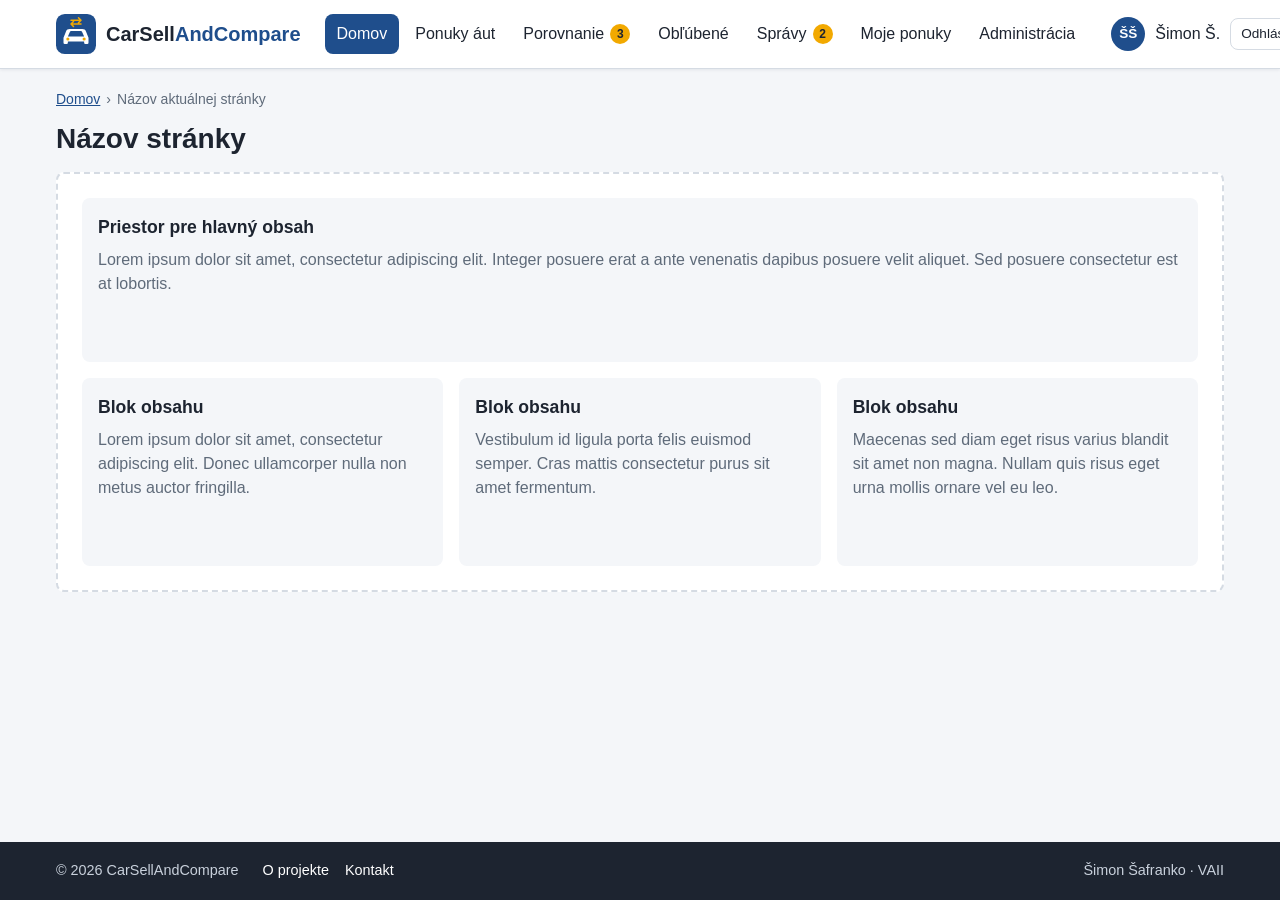
<file: html/index.html>
<!DOCTYPE html>
<html lang="sk">
<head>
    <meta charset="UTF-8">
    <meta name="viewport" content="width=device-width, initial-scale=1">
    <title>CarSellAndCompare – online autobazár</title>
    <link rel="icon" href="img/logo.svg" type="image/svg+xml">
    <link rel="stylesheet" href="css/styl.css">
</head>
<body>

<header class="site-header">
    <div class="container site-header__inner">
        <a class="brand" href="index.html">
            <img src="img/logo.svg" alt="Logo CarSellAndCompare" width="40" height="40">
            <span class="brand__name">CarSell<span>AndCompare</span></span>
        </a>

        <input type="checkbox" id="nav-toggle" class="nav-toggle" aria-label="Zobraziť menu">
        <label for="nav-toggle" class="nav-toggle-label" title="Menu"><span></span></label>

        <nav class="main-nav" aria-label="Hlavná navigácia">
            <ul>
                <li><a href="index.html" aria-current="page">Domov</a></li>
                <li><a href="#">Ponuky áut</a></li>
                <li><a href="porovnanie.html">Porovnanie <span class="badge">3</span></a></li>
                <li><a href="#">Obľúbené</a></li>
                <li><a href="#">Správy <span class="badge">2</span></a></li>
                <li><a href="#">Moje ponuky</a></li>
                <li><a href="#">Administrácia</a></li>
                <li class="nav-mobile-only"><a href="#">Odhlásiť</a></li>
            </ul>
        </nav>

        <div class="user-menu">
            <span class="user-menu__avatar" aria-hidden="true">ŠŠ</span>
            <span class="user-menu__name">Šimon Š.</span>
            <a class="btn btn--small" href="#">Odhlásiť</a>
        </div>
    </div>
</header>

<main class="site-main">
    <div class="container">
        <nav class="breadcrumb" aria-label="Navigačná cesta">
            <ol>
                <li><a href="index.html">Domov</a></li>
                <li>Názov aktuálnej stránky</li>
            </ol>
        </nav>

        <h1 class="page-title">Názov stránky</h1>

        <section class="placeholder" aria-label="Priestor pre obsah">
            <div class="placeholder__block placeholder__block--wide">
                <h2>Priestor pre hlavný obsah</h2>
                <p>Lorem ipsum dolor sit amet, consectetur adipiscing elit. Integer posuere erat a ante venenatis
                    dapibus posuere velit aliquet. Sed posuere consectetur est at lobortis.</p>
            </div>
            <div class="placeholder__block">
                <h2>Blok obsahu</h2>
                <p>Lorem ipsum dolor sit amet, consectetur adipiscing elit. Donec ullamcorper nulla non metus
                    auctor fringilla.</p>
            </div>
            <div class="placeholder__block">
                <h2>Blok obsahu</h2>
                <p>Vestibulum id ligula porta felis euismod semper. Cras mattis consectetur purus sit amet
                    fermentum.</p>
            </div>
            <div class="placeholder__block">
                <h2>Blok obsahu</h2>
                <p>Maecenas sed diam eget risus varius blandit sit amet non magna. Nullam quis risus eget urna
                    mollis ornare vel eu leo.</p>
            </div>
        </section>
    </div>
</main>

<footer class="site-footer">
    <div class="container site-footer__inner">
        <span>© 2026 CarSellAndCompare</span>
        <nav aria-label="Odkazy v pätičke">
            <ul>
                <li><a href="#">O projekte</a></li>
                <li><a href="#">Kontakt</a></li>
            </ul>
        </nav>
        <span class="site-footer__author">Šimon Šafranko · VAII</span>
    </div>
</footer>

</body>
</html>
</file>
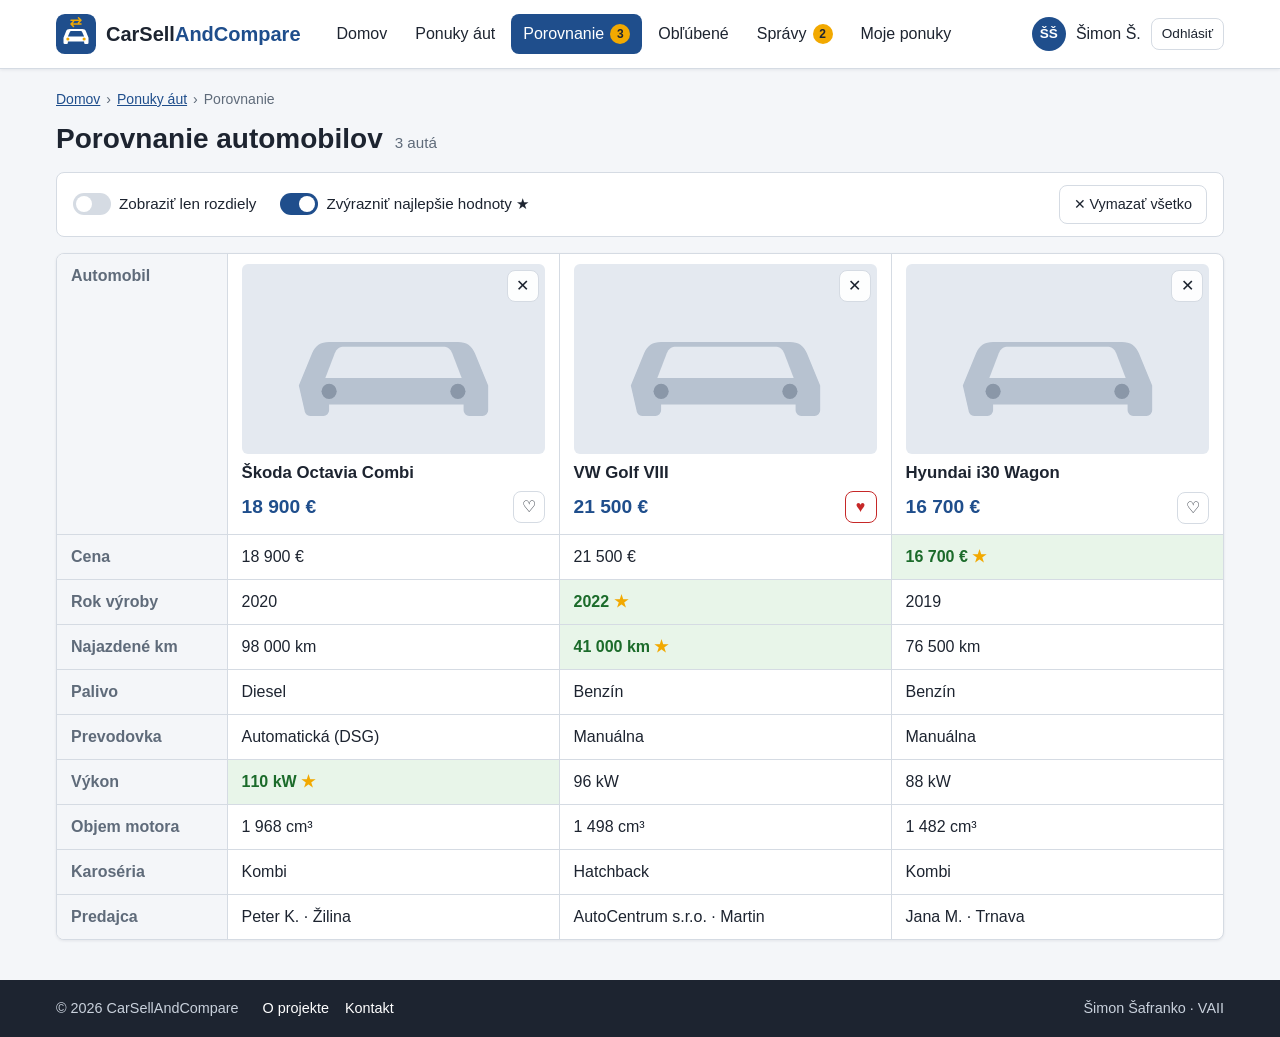
<file: html/porovnanie.html>
<!DOCTYPE html>
<html lang="sk">
<head>
    <meta charset="UTF-8">
    <meta name="viewport" content="width=device-width, initial-scale=1">
    <title>Porovnanie automobilov – CarSellAndCompare</title>
    <link rel="icon" href="img/logo.svg" type="image/svg+xml">
    <link rel="stylesheet" href="css/styl.css">
</head>
<body>

<header class="site-header">
    <div class="container site-header__inner">
        <a class="brand" href="index.html">
            <img src="img/logo.svg" alt="Logo CarSellAndCompare" width="40" height="40">
            <span class="brand__name">CarSell<span>AndCompare</span></span>
        </a>

        <input type="checkbox" id="nav-toggle" class="nav-toggle" aria-label="Zobraziť menu">
        <label for="nav-toggle" class="nav-toggle-label" title="Menu"><span></span></label>

        <nav class="main-nav" aria-label="Hlavná navigácia">
            <ul>
                <li><a href="index.html">Domov</a></li>
                <li><a href="#">Ponuky áut</a></li>
                <li><a href="porovnanie.html" aria-current="page">Porovnanie <span class="badge">3</span></a></li>
                <li><a href="#">Obľúbené</a></li>
                <li><a href="#">Správy <span class="badge">2</span></a></li>
                <li><a href="#">Moje ponuky</a></li>
                <li class="nav-mobile-only"><a href="#">Odhlásiť</a></li>
            </ul>
        </nav>

        <div class="user-menu">
            <span class="user-menu__avatar" aria-hidden="true">ŠŠ</span>
            <span class="user-menu__name">Šimon Š.</span>
            <a class="btn btn--small" href="#">Odhlásiť</a>
        </div>
    </div>
</header>

<main class="site-main">
    <div class="container">
        <nav class="breadcrumb" aria-label="Navigačná cesta">
            <ol>
                <li><a href="index.html">Domov</a></li>
                <li><a href="#">Ponuky áut</a></li>
                <li>Porovnanie</li>
            </ol>
        </nav>

        <h1 class="page-title">Porovnanie automobilov <small>3 autá</small></h1>

        <form class="compare-toolbar" action="#" aria-label="Nastavenia porovnania">
            <label class="switch">
                <input type="checkbox" name="len-rozdiely">
                Zobraziť len rozdiely
            </label>
            <label class="switch">
                <input type="checkbox" name="najlepsie" checked>
                Zvýrazniť najlepšie hodnoty ★
            </label>
            <div class="compare-toolbar__actions">
                <button type="button" class="btn">✕ Vymazať všetko</button>
            </div>
        </form>

        <section class="compare-wrapper" aria-label="Porovnávacia tabuľka">
            <table class="compare">
                <caption class="visually-hidden">Porovnanie parametrov vybraných automobilov</caption>
                <thead>
                <tr>
                    <th scope="col" class="compare__param-col">Automobil</th>
                    <th scope="col">
                        <article class="car">
                            <div class="car__photo">
                                <img src="img/auto.svg" alt="Škoda Octavia Combi" width="320" height="200">
                                <button type="button" class="btn btn--icon car__remove" title="Odobrať z porovnania">✕</button>
                            </div>
                            <h2 class="car__title"><a href="#">Škoda Octavia Combi</a></h2>
                            <div class="car__meta">
                                <span class="car__price">18 900 €</span>
                                <button type="button" class="btn btn--icon car__fav" aria-pressed="false" title="Pridať medzi obľúbené">♡</button>
                            </div>
                        </article>
                    </th>
                    <th scope="col">
                        <article class="car">
                            <div class="car__photo">
                                <img src="img/auto.svg" alt="Volkswagen Golf VIII" width="320" height="200">
                                <button type="button" class="btn btn--icon car__remove" title="Odobrať z porovnania">✕</button>
                            </div>
                            <h2 class="car__title"><a href="#">VW Golf VIII</a></h2>
                            <div class="car__meta">
                                <span class="car__price">21 500 €</span>
                                <button type="button" class="btn btn--icon car__fav" aria-pressed="true" title="Odobrať z obľúbených">♥</button>
                            </div>
                        </article>
                    </th>
                    <th scope="col">
                        <article class="car">
                            <div class="car__photo">
                                <img src="img/auto.svg" alt="Hyundai i30 Wagon" width="320" height="200">
                                <button type="button" class="btn btn--icon car__remove" title="Odobrať z porovnania">✕</button>
                            </div>
                            <h2 class="car__title"><a href="#">Hyundai i30 Wagon</a></h2>
                            <div class="car__meta">
                                <span class="car__price">16 700 €</span>
                                <button type="button" class="btn btn--icon car__fav" aria-pressed="false" title="Pridať medzi obľúbené">♡</button>
                            </div>
                        </article>
                    </th>
                </tr>
                </thead>
                <tbody>
                <tr>
                    <th scope="row">Cena</th>
                    <td data-car="Octavia">18 900 €</td>
                    <td data-car="Golf">21 500 €</td>
                    <td data-car="i30" class="best">16 700 €</td>
                </tr>
                <tr>
                    <th scope="row">Rok výroby</th>
                    <td data-car="Octavia">2020</td>
                    <td data-car="Golf" class="best">2022</td>
                    <td data-car="i30">2019</td>
                </tr>
                <tr>
                    <th scope="row">Najazdené km</th>
                    <td data-car="Octavia">98 000 km</td>
                    <td data-car="Golf" class="best">41 000 km</td>
                    <td data-car="i30">76 500 km</td>
                </tr>
                <tr>
                    <th scope="row">Palivo</th>
                    <td data-car="Octavia">Diesel</td>
                    <td data-car="Golf">Benzín</td>
                    <td data-car="i30">Benzín</td>
                </tr>
                <tr>
                    <th scope="row">Prevodovka</th>
                    <td data-car="Octavia">Automatická (DSG)</td>
                    <td data-car="Golf">Manuálna</td>
                    <td data-car="i30">Manuálna</td>
                </tr>
                <tr>
                    <th scope="row">Výkon</th>
                    <td data-car="Octavia" class="best">110 kW</td>
                    <td data-car="Golf">96 kW</td>
                    <td data-car="i30">88 kW</td>
                </tr>
                <tr>
                    <th scope="row">Objem motora</th>
                    <td data-car="Octavia">1 968 cm³</td>
                    <td data-car="Golf">1 498 cm³</td>
                    <td data-car="i30">1 482 cm³</td>
                </tr>
                <tr>
                    <th scope="row">Karoséria</th>
                    <td data-car="Octavia">Kombi</td>
                    <td data-car="Golf">Hatchback</td>
                    <td data-car="i30">Kombi</td>
                </tr>
                <tr>
                    <th scope="row">Predajca</th>
                    <td data-car="Octavia">Peter K. · Žilina</td>
                    <td data-car="Golf">AutoCentrum s.r.o. · Martin</td>
                    <td data-car="i30">Jana M. · Trnava</td>
                </tr>
                </tbody>
            </table>
        </section>
    </div>
</main>

<footer class="site-footer">
    <div class="container site-footer__inner">
        <span>© 2026 CarSellAndCompare</span>
        <nav aria-label="Odkazy v pätičke">
            <ul>
                <li><a href="#">O projekte</a></li>
                <li><a href="#">Kontakt</a></li>
            </ul>
        </nav>
        <span class="site-footer__author">Šimon Šafranko · VAII</span>
    </div>
</footer>

</body>
</html>
</file>
<file: html/css/styl.css>
/* ==========================================================================
   CarSellAndCompare – štýly rozloženia a stránky Porovnanie automobilov
   ========================================================================== */

:root {
    --c-primary: #1f4e8c;
    --c-primary-dark: #163a69;
    --c-accent: #f2a900;
    --c-text: #1d2430;
    --c-muted: #5f6b7a;
    --c-border: #d5dbe3;
    --c-bg: #f4f6f9;
    --c-surface: #ffffff;
    --c-best: #e8f5e9;
    --c-best-text: #1b6b2a;
    --radius: 8px;
    --shadow: 0 1px 3px rgba(20, 30, 50, 0.08);
    --max-width: 1200px;
}

*,
*::before,
*::after {
    box-sizing: border-box;
}

html {
    -webkit-text-size-adjust: 100%;
}

body {
    margin: 0;
    min-height: 100vh;
    display: flex;
    flex-direction: column;
    font-family: "Segoe UI", Roboto, Arial, sans-serif;
    font-size: 16px;
    line-height: 1.5;
    color: var(--c-text);
    background: var(--c-bg);
}

img {
    max-width: 100%;
    display: block;
}

a {
    color: var(--c-primary);
}

.visually-hidden {
    position: absolute;
    width: 1px;
    height: 1px;
    overflow: hidden;
    clip: rect(0 0 0 0);
    white-space: nowrap;
}

.container {
    width: 100%;
    max-width: var(--max-width);
    margin: 0 auto;
    padding: 0 16px;
}

/* --------------------------------------------------------------------------
   Hlavička a navigácia
   -------------------------------------------------------------------------- */

.site-header {
    background: var(--c-surface);
    border-bottom: 1px solid var(--c-border);
    box-shadow: var(--shadow);
    position: sticky;
    top: 0;
    z-index: 10;
}

.site-header__inner {
    display: flex;
    align-items: center;
    gap: 24px;
    min-height: 68px;
}

.brand {
    display: flex;
    align-items: center;
    gap: 10px;
    text-decoration: none;
    color: var(--c-text);
    flex-shrink: 0;
}

.brand img {
    width: 40px;
    height: 40px;
}

.brand__name {
    font-size: 1.25rem;
    font-weight: 700;
}

.brand__name span {
    color: var(--c-primary);
}

.main-nav {
    flex: 1;
}

.main-nav ul {
    list-style: none;
    margin: 0;
    padding: 0;
    display: flex;
    gap: 4px;
}

.main-nav .nav-mobile-only {
    display: none;
}

.main-nav a {
    display: flex;
    align-items: center;
    gap: 6px;
    padding: 8px 12px;
    border-radius: var(--radius);
    color: var(--c-text);
    text-decoration: none;
    font-weight: 500;
    white-space: nowrap;
}

.main-nav a:hover {
    background: var(--c-bg);
}

.main-nav a[aria-current="page"] {
    background: var(--c-primary);
    color: #fff;
}

.badge {
    display: inline-block;
    min-width: 20px;
    padding: 0 6px;
    border-radius: 10px;
    background: var(--c-accent);
    color: var(--c-text);
    font-size: 0.75rem;
    font-weight: 700;
    line-height: 20px;
    text-align: center;
}

.user-menu {
    display: flex;
    align-items: center;
    gap: 10px;
    flex-shrink: 0;
}

.user-menu__avatar {
    width: 34px;
    height: 34px;
    border-radius: 50%;
    background: var(--c-primary);
    color: #fff;
    display: grid;
    place-items: center;
    font-weight: 700;
    font-size: 0.85rem;
}

.user-menu__name {
    font-weight: 500;
}

/* Prepínač mobilného menu (funguje len pomocou CSS cez checkbox) */
.nav-toggle {
    position: absolute;
    opacity: 0;
    pointer-events: none;
}

.nav-toggle-label {
    display: none;
    margin-left: auto;
    width: 44px;
    height: 44px;
    border: 1px solid var(--c-border);
    border-radius: var(--radius);
    cursor: pointer;
    align-items: center;
    justify-content: center;
}

.nav-toggle-label span,
.nav-toggle-label span::before,
.nav-toggle-label span::after {
    display: block;
    width: 20px;
    height: 2px;
    background: var(--c-text);
    position: relative;
}

.nav-toggle-label span::before,
.nav-toggle-label span::after {
    content: "";
    position: absolute;
    left: 0;
}

.nav-toggle-label span::before {
    top: -6px;
}

.nav-toggle-label span::after {
    top: 6px;
}

.nav-toggle:focus-visible + .nav-toggle-label {
    outline: 2px solid var(--c-primary);
    outline-offset: 2px;
}

/* --------------------------------------------------------------------------
   Tlačidlá a formulárové prvky
   -------------------------------------------------------------------------- */

.btn {
    display: inline-flex;
    align-items: center;
    justify-content: center;
    gap: 6px;
    padding: 8px 14px;
    border: 1px solid var(--c-border);
    border-radius: var(--radius);
    background: var(--c-surface);
    color: var(--c-text);
    font: inherit;
    font-size: 0.9rem;
    text-decoration: none;
    cursor: pointer;
    white-space: nowrap;
}

.btn:hover {
    border-color: var(--c-primary);
    color: var(--c-primary);
}

.btn--primary {
    background: var(--c-primary);
    border-color: var(--c-primary);
    color: #fff;
}

.btn--primary:hover {
    background: var(--c-primary-dark);
    color: #fff;
}

.btn--small {
    padding: 5px 10px;
    font-size: 0.85rem;
}

.btn--icon {
    width: 32px;
    height: 32px;
    padding: 0;
    font-size: 1rem;
    line-height: 1;
}

.switch {
    display: inline-flex;
    align-items: center;
    gap: 8px;
    cursor: pointer;
    font-size: 0.95rem;
}

.switch input {
    appearance: none;
    width: 38px;
    height: 22px;
    margin: 0;
    border-radius: 11px;
    background: var(--c-border);
    position: relative;
    cursor: pointer;
    transition: background 0.2s;
}

.switch input::after {
    content: "";
    position: absolute;
    top: 3px;
    left: 3px;
    width: 16px;
    height: 16px;
    border-radius: 50%;
    background: #fff;
    transition: transform 0.2s;
}

.switch input:checked {
    background: var(--c-primary);
}

.switch input:checked::after {
    transform: translateX(16px);
}

/* --------------------------------------------------------------------------
   Hlavný obsah
   -------------------------------------------------------------------------- */

.site-main {
    flex: 1;
    padding: 20px 0 40px;
}

.breadcrumb ol {
    list-style: none;
    margin: 0 0 12px;
    padding: 0;
    display: flex;
    flex-wrap: wrap;
    gap: 6px;
    font-size: 0.875rem;
    color: var(--c-muted);
}

.breadcrumb li + li::before {
    content: "›";
    margin-right: 6px;
}

.page-title {
    display: flex;
    align-items: baseline;
    flex-wrap: wrap;
    gap: 4px 12px;
    margin: 0 0 16px;
    font-size: 1.75rem;
    line-height: 1.2;
}

.page-title small {
    font-size: 0.95rem;
    font-weight: 400;
    color: var(--c-muted);
}

.placeholder {
    min-height: 420px;
    border: 2px dashed var(--c-border);
    border-radius: var(--radius);
    background: var(--c-surface);
    padding: 24px;
    display: grid;
    gap: 16px;
    grid-template-columns: repeat(3, 1fr);
}

.placeholder__block {
    background: var(--c-bg);
    border-radius: var(--radius);
    padding: 16px;
    color: var(--c-muted);
}

.placeholder__block--wide {
    grid-column: 1 / -1;
}

.placeholder__block h2 {
    margin: 0 0 8px;
    font-size: 1.1rem;
    color: var(--c-text);
}

.placeholder__block p {
    margin: 0;
}

/* --------------------------------------------------------------------------
   Pätička
   -------------------------------------------------------------------------- */

.site-footer {
    background: var(--c-text);
    color: #c9d1dc;
    font-size: 0.9rem;
}

.site-footer__inner {
    display: flex;
    flex-wrap: wrap;
    align-items: center;
    gap: 12px 24px;
    padding-top: 18px;
    padding-bottom: 18px;
}

.site-footer nav ul {
    list-style: none;
    margin: 0;
    padding: 0;
    display: flex;
    flex-wrap: wrap;
    gap: 16px;
}

.site-footer a {
    color: #fff;
    text-decoration: none;
}

.site-footer a:hover {
    text-decoration: underline;
}

.site-footer__author {
    margin-left: auto;
}

/* --------------------------------------------------------------------------
   Stránka Porovnanie automobilov
   -------------------------------------------------------------------------- */

.compare-toolbar {
    display: flex;
    flex-wrap: wrap;
    align-items: center;
    gap: 12px 24px;
    padding: 12px 16px;
    margin-bottom: 16px;
    background: var(--c-surface);
    border: 1px solid var(--c-border);
    border-radius: var(--radius);
}

.compare-toolbar__actions {
    margin-left: auto;
}

.compare-wrapper {
    background: var(--c-surface);
    border: 1px solid var(--c-border);
    border-radius: var(--radius);
    box-shadow: var(--shadow);
    overflow: hidden;
}

.compare {
    width: 100%;
    border-collapse: collapse;
    table-layout: fixed;
}

.compare th,
.compare td {
    padding: 10px 14px;
    border-bottom: 1px solid var(--c-border);
    text-align: left;
    vertical-align: middle;
}

.compare td + td,
.compare th + td,
.compare thead th + th {
    border-left: 1px solid var(--c-border);
}

.compare__param-col {
    width: 170px;
}

.compare tbody th {
    background: var(--c-bg);
    font-weight: 600;
    color: var(--c-muted);
}

.compare tbody tr:last-child th,
.compare tbody tr:last-child td {
    border-bottom: 0;
}

.compare thead th {
    vertical-align: top;
    font-weight: 400;
}

.compare thead .compare__param-col {
    background: var(--c-bg);
    font-weight: 600;
    color: var(--c-muted);
}

.compare .best {
    background: var(--c-best);
    color: var(--c-best-text);
    font-weight: 700;
}

.compare .best::after {
    content: " ★";
    color: var(--c-accent);
}

/* Karta auta v hlavičke tabuľky */
.car {
    display: flex;
    flex-direction: column;
    gap: 8px;
}

.car__photo {
    position: relative;
}

.car__photo img {
    width: 100%;
    height: auto;
    aspect-ratio: 16 / 10;
    object-fit: cover;
    border-radius: 6px;
}

.car__remove {
    position: absolute;
    top: 6px;
    right: 6px;
    background: rgba(255, 255, 255, 0.92);
}

.car__title {
    margin: 0;
    font-size: 1.05rem;
    line-height: 1.3;
}

.car__title a {
    color: var(--c-text);
    text-decoration: none;
}

.car__title a:hover {
    color: var(--c-primary);
}

.car__meta {
    display: flex;
    align-items: center;
    justify-content: space-between;
    gap: 8px;
}

.car__price {
    font-size: 1.2rem;
    font-weight: 700;
    color: var(--c-primary);
}

.car__fav[aria-pressed="true"] {
    color: #c62828;
    border-color: #c62828;
}

/* --------------------------------------------------------------------------
   Responzivita
   -------------------------------------------------------------------------- */

/* Tablet a menšie: navigácia sa skryje do rozbaľovacieho menu */
@media (max-width: 1024px) {
    .site-header__inner {
        flex-wrap: wrap;
        gap: 12px;
        padding-top: 10px;
        padding-bottom: 10px;
    }

    .nav-toggle-label {
        display: inline-flex;
        order: 2;
    }

    .user-menu {
        order: 1;
        margin-left: auto;
    }

    .nav-toggle-label {
        margin-left: 0;
    }

    .main-nav {
        order: 3;
        flex-basis: 100%;
        display: none;
    }

    .nav-toggle:checked ~ .main-nav {
        display: block;
    }

    .main-nav ul {
        flex-direction: column;
        gap: 2px;
        padding-bottom: 6px;
    }

    .main-nav a {
        padding: 10px 12px;
    }

    .placeholder {
        grid-template-columns: repeat(2, 1fr);
    }
}

/* Mobil */
@media (max-width: 700px) {
    .brand__name {
        font-size: 1.05rem;
    }

    .site-header__inner {
        flex-wrap: wrap;
    }

    .brand {
        flex-shrink: 1;
        min-width: 0;
    }

    .brand img {
        width: 34px;
        height: 34px;
    }

    .user-menu__name,
    .user-menu .btn {
        display: none;
    }

    .main-nav .nav-mobile-only {
        display: block;
    }

    .page-title {
        font-size: 1.4rem;
    }

    .placeholder {
        grid-template-columns: 1fr;
        min-height: 0;
        padding: 16px;
    }

    .compare-toolbar {
        flex-direction: column;
        align-items: stretch;
    }

    .compare-toolbar__actions {
        margin-left: 0;
    }

    .compare-toolbar__actions .btn {
        width: 100%;
    }

    .site-footer__author {
        margin-left: 0;
    }

    /* Tabuľka sa mení na bloky: hore autá vedľa seba,
       pod nimi každý parameter ako samostatný riadok s hodnotami áut */
    .compare,
    .compare thead,
    .compare tbody,
    .compare tr,
    .compare th,
    .compare td {
        display: block;
    }

    .compare thead tr {
        display: grid;
        grid-template-columns: repeat(3, minmax(0, 1fr));
        gap: 8px;
        padding: 10px;
        border-bottom: 1px solid var(--c-border);
    }

    .compare thead .compare__param-col {
        display: none;
    }

    .compare thead th {
        padding: 0;
        border: 0;
    }

    .compare thead th + th {
        border-left: 0;
    }

    .car__title {
        font-size: 0.85rem;
    }

    .car__price {
        font-size: 0.95rem;
    }

    .car__meta {
        flex-wrap: wrap;
    }

    .car .btn--icon {
        width: 28px;
        height: 28px;
        font-size: 0.85rem;
    }

    .compare tbody tr {
        display: grid;
        grid-template-columns: repeat(3, minmax(0, 1fr));
        border-bottom: 1px solid var(--c-border);
    }

    .compare tbody tr:last-child {
        border-bottom: 0;
    }

    .compare tbody th {
        grid-column: 1 / -1;
        padding: 6px 10px;
        border-bottom: 0;
        font-size: 0.85rem;
    }

    .compare tbody td {
        padding: 8px 10px;
        border-bottom: 0;
        font-size: 0.9rem;
        overflow-wrap: anywhere;
    }

    .compare tbody th + td {
        border-left: 0;
    }

    .compare tbody td::before {
        content: attr(data-car);
        display: block;
        font-size: 0.7rem;
        font-weight: 400;
        color: var(--c-muted);
    }
}
</file>
